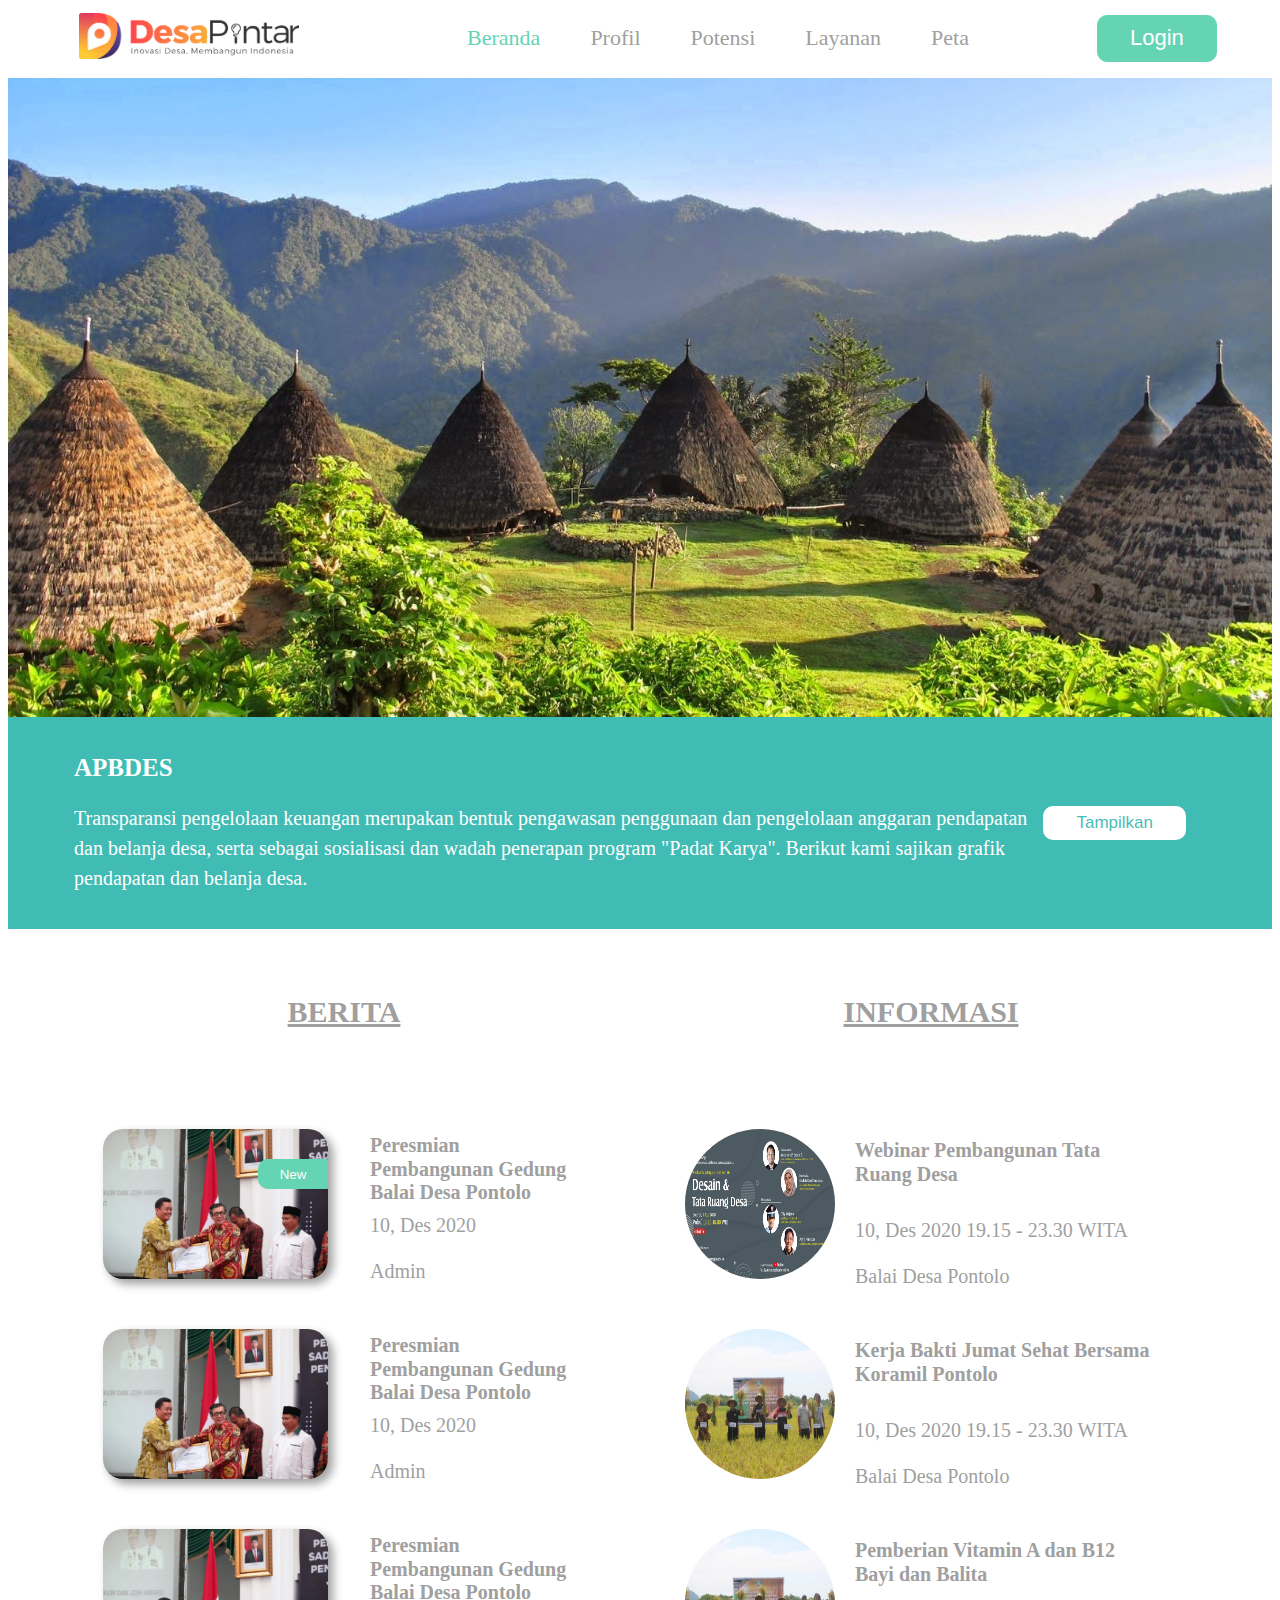
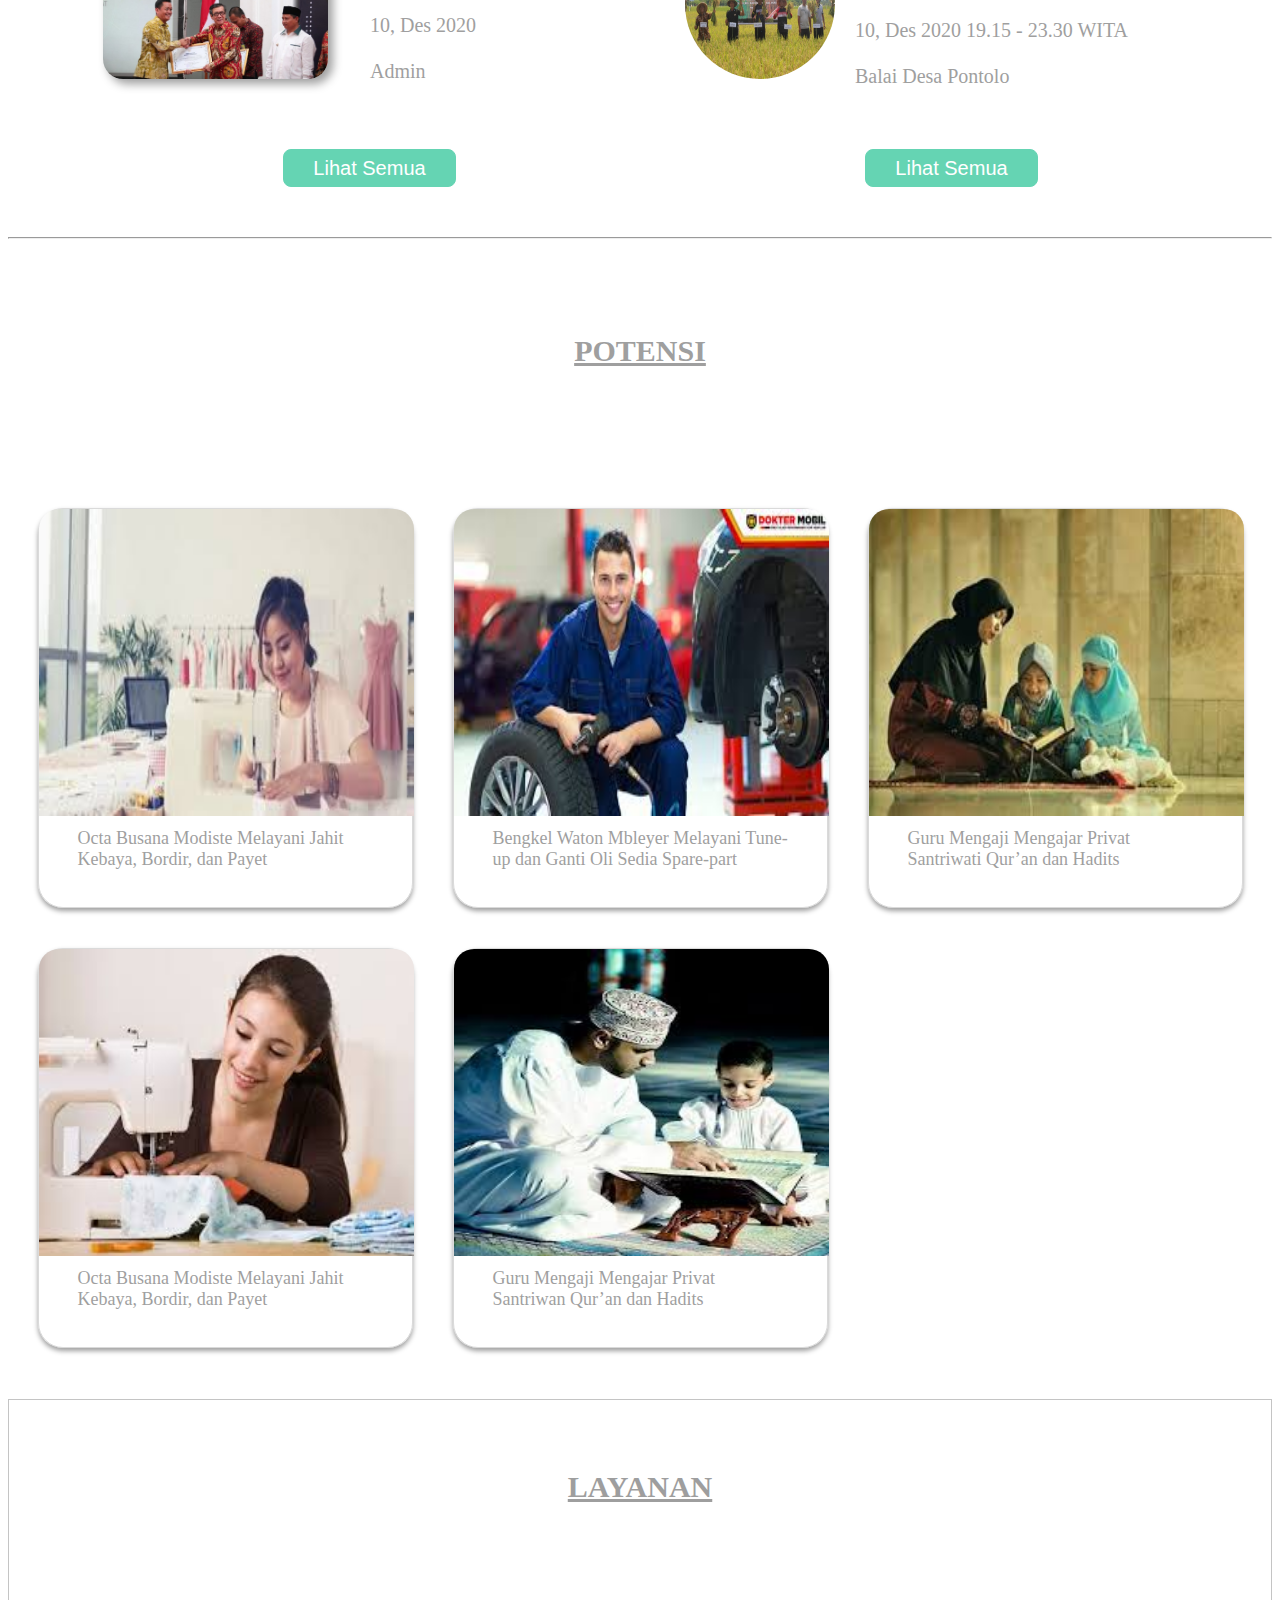
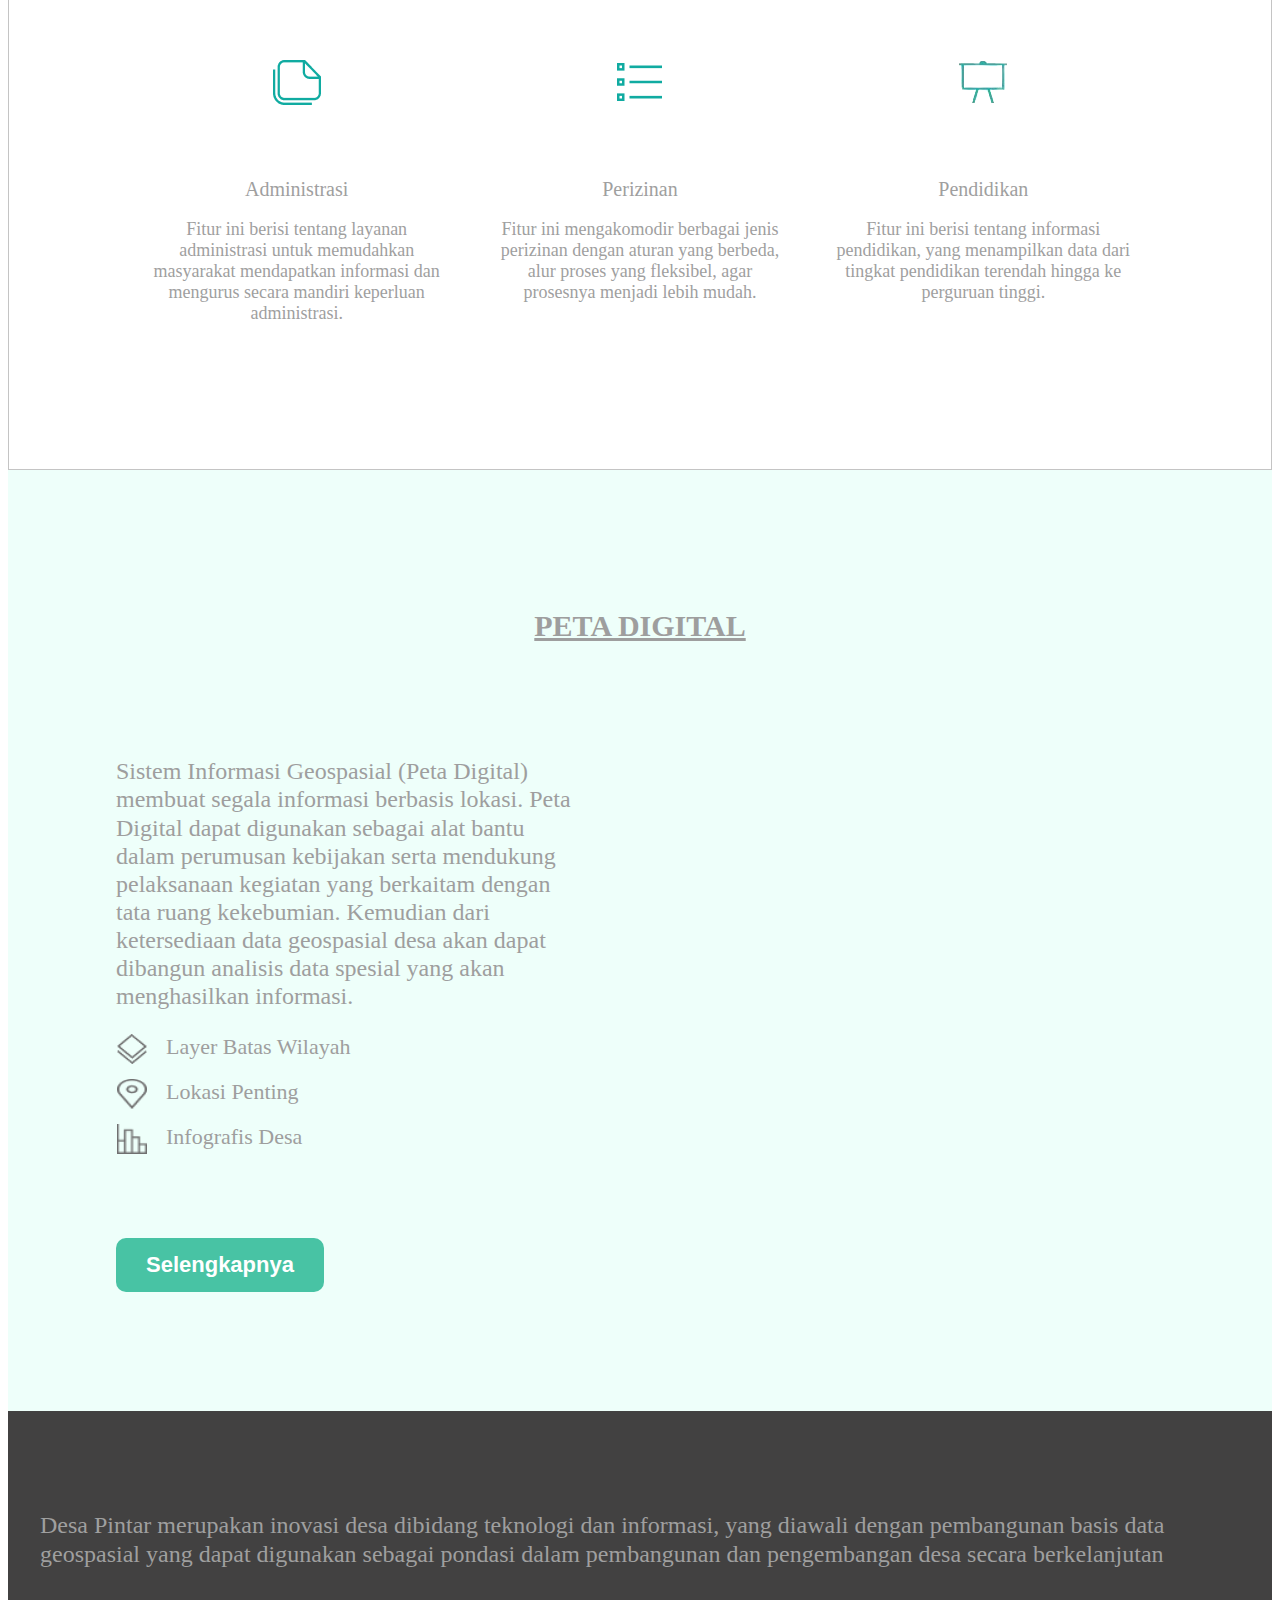
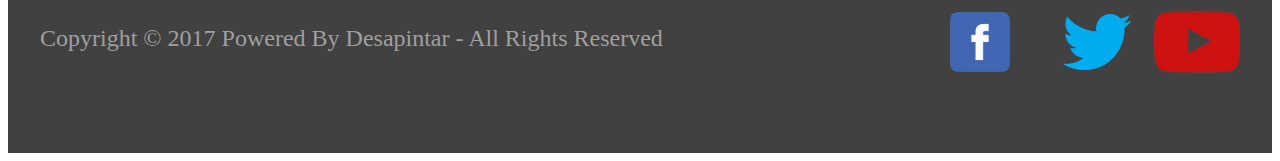
<file: Responsive_Desa_Pintar.html>
<!DOCTYPE html>
<html lang="en">
<head>
    <meta name="viewport" content="width=device-width, initial-scale=1.0">
    <title>Responsive - Desa Pintar</title>
    <link rel="stylesheet" href="Responsive_Desa_Pintar.css">
</head>
<body>
  <nav class="navbar">
    <div class="nav_content">
        <div class="nav_menu">
            <div class="line1"></div>
            <div class="line2"></div>
            <div class="line3"></div>
        </div>
        <div class="logo">
            <img src="gambar/desopinter.png" alt="desa pintar.jpg">
        </div>
        <div class="list">
            <ul>
                <li><a href="#" class="beranda">Beranda</a></li>
                <li><a href="#">Profil</a></li>
                <li><a href="#">Potensi</a></li>
                <li><a href="#">Layanan</a></li>
                <li><a href="#">Peta</a></li>
            </ul>
        </div>
        <div class="tombol">
            <button>Login</button>
        </div>
    </div>
  </nav>
    <div class="hero">
        <div class="gambar">
            <img src="gambar/gambardesa.jpeg">
        </div>
    </div>
    <!-- <div class="slider">
        <div class="slider_1"></div>
        <div class="slider_2"></div>
        <div class="slider_3"></div>
    </div> -->
 <!-- APBDES -->
 <section class="apbdes">
    <div class="apbdes-content">
      <h2>APBDES</h2>
      <p>
        Transparansi pengelolaan keuangan merupakan bentuk pengawasan
        penggunaan dan pengelolaan anggaran pendapatan dan belanja desa,
        serta sebagai sosialisasi dan wadah penerapan program "Padat Karya".
        Berikut kami sajikan grafik pendapatan dan belanja desa.
      </p>
    </div>
    <div class="apbdes-btn">
      <button type="button">Tampilkan</button>
    </div>
  </section>
  <section class="section2">
    <div class="sec_2">
        <div class="sidebar_berita">
            <h2>BERITA</h2>
                <div class="kotak">
                    <div class="gambar1">
                        <div class="new">
                            <button>New</button>
                        </div>
                        <img src="gambar/salaman.jpg" alt="">
                    </div>
                    <div class="teks">
                        <h4>Peresmian Pembangunan Gedung Balai Desa Pontolo</h4>
                        <p class="tanggal">10, Des 2020</p>
                        <p class="admin">Admin</p>
                    </div>
                </div>
                <div class="kotak">
                    <div class="gambar2"><img src="gambar/salaman.jpg" alt=""></div>
                    <div class="teks">
                        <h4>Peresmian Pembangunan Gedung Balai Desa Pontolo</h4>
                        <p class="tanggal">10, Des 2020</p>
                        <p class="admin">Admin</p>
                    </div>
                </div>
                <div class="kotak">
                    <div class="gambar2"><img src="gambar/salaman.jpg" alt=""></div>
                    <div class="teks">
                        <h4>Peresmian Pembangunan Gedung Balai Desa Pontolo</h4>
                        <p class="tanggal">10, Des 2020</p>
                        <p class="admin">Admin</p>
                    </div>
                </div>
                <div class="tombol2">
                    <button>Lihat Semua</button>
                </div>
        </div>
        <div class="sidebar_informasi">
            <h2>INFORMASI</h2>
                <div class="lingkaran">
                    <div class="gambar3"><img src="gambar/webiner.jpg" alt=""></div>
                    <div class="teks">
                        <h4>Webinar Pembangunan Tata Ruang Desa</h4>
                        <div class="waktu">
                            <p>10, Des 2020 19.15 - 23.30 WITA</p>
                        </div>
                        <p class="Balai">Balai Desa Pontolo</p>
                    </div>
                </div>
                <div class="lingkaran">
                    <div class="gambar3"><img src="gambar/pemberian vitamin.jpg" alt=""></div>
                    <div class="teks">
                        <h4>Kerja Bakti Jumat Sehat Bersama Koramil Pontolo </h4>
                        <div class="waktu">
                            <p>10, Des 2020 19.15 - 23.30 WITA</p>
                        </div>
                        <p class="Balai">Balai Desa Pontolo</p>
                    </div>
                </div>
                <div class="lingkaran">
                    <div class="gambar3"><img src="gambar/pemberian vitamin.jpg" alt=""></div>
                    <div class="teks">
                        <h4>Pemberian Vitamin A dan B12 Bayi dan Balita</h4>
                        <div class="waktu">
                            <p>10, Des 2020 19.15 - 23.30 WITA</p>
                        </div>
                        <p class="Balai">Balai Desa Pontolo</p>
                    </div>
                </div>
                <div class="tombol2">
                    <button>Lihat Semua</button>
                </div>
        </div>
    </div>
</section>
   <hr />
   <section class="section3">
    <div class="sec_3">
        <h2>POTENSI</h2>
        <div class="sec3_hero">
            <div class="box">
                <div class="gambar_box"><img src="gambar/jahit2.jpg" alt=""></div>
                <div class="deskripsi">
                    <p>Octa Busana Modiste
                        Melayani Jahit Kebaya, Bordir, dan Payet</p> 
                </div>
            </div>
            <div class="box">
                <div class="gambar_box"><img src="gambar/mortir.jpg" alt=""></div>
                <div class="deskripsi">
                    <p>Bengkel Waton Mbleyer
                        Melayani Tune-up dan Ganti Oli
                        Sedia Spare-part</p>
                </div> 
            </div>
            <div class="box">
                <div class="gambar_box"><img src="gambar/ustadzah.jpg" alt=""></div>
                <div class="deskripsi">
                    <p>Guru Mengaji
                    Mengajar Privat Santriwati
                    Qur’an dan Hadits</p>
                </div>
            </div>
        </div>
        <div class="sec3_hero2">
            <div class="box">
                <div class="gambar_box"><img src="gambar/penjahit1.jpg" alt=""></div>
                <div class="deskripsi">
                    <p>Octa Busana Modiste
                    Melayani Jahit Kebaya, Bordir, dan Payet</p>
                </div>
            </div>
            <div class="box">
                <div class="gambar_box"><img src="gambar/ustadz cowo.jpg" alt=""></div>
                <div class="deskripsi">
                    <p>Guru Mengaji
                        Mengajar Privat Santriwan
                        Qur’an dan Hadits</p>
                </div>
            </div>
        </div>
    </div>
</section>
      <!-- LAYANAN -->
      <section class="layanan">
        <h2>LAYANAN</h2>
        <div class="layanan-container">
          <div class="layanan-card">
            <img src="gambar/Dokumen.png" alt="Administrasi" />
            <h3>Administrasi</h3>
            <p>
              Fitur ini berisi tentang layanan administrasi untuk memudahkan
              masyarakat mendapatkan informasi dan mengurus secara mandiri
              keperluan administrasi.
            </p>
          </div>
          <div class="layanan-card">
            <img src="gambar/Checliste.png" alt="Perizinan" />
            <h3>Perizinan</h3>
            <p>
              Fitur ini mengakomodir berbagai jenis perizinan dengan aturan yang
              berbeda, alur proses yang fleksibel, agar prosesnya menjadi lebih
              mudah.
            </p>
          </div>
          <div class="layanan-card">
            <img src="gambar/Tv__2_.png" alt="Pendidikan" />
            <h3>Pendidikan</h3>
            <p>
              Fitur ini berisi tentang informasi pendidikan, yang menampilkan
              data dari tingkat pendidikan terendah hingga ke perguruan tinggi.
            </p>
          </div>
        </div>
      </section>
      <!-- PETA -->
      <section class="container-peta">
        <h1>PETA DIGITAL</h1>
        <div class="content-peta">
          <div class="text-section">
            <p>
              Sistem Informasi Geospasial (Peta Digital) membuat segala
              informasi berbasis lokasi. Peta Digital dapat digunakan sebagai
              alat bantu dalam perumusan kebijakan serta mendukung pelaksanaan
              kegiatan yang berkaitam dengan tata ruang kekebumian. Kemudian
              dari ketersediaan data geospasial desa akan dapat dibangun
              analisis data spesial yang akan menghasilkan informasi.
            </p>
            <ul class="features">
              <li>
                <span class="icon"><img src="gambar/Layer.png" /></span>Layer Batas
                Wilayah
              </li>
              <li>
                <span class="icon"><img src="gambar/Lokasi.png" /></span>Lokasi
                Penting
              </li>
              <li>
                <span class="icon"><img src="gambar/Diagram.png" /></span
                >Infografis Desa
              </li>
            </ul>
            <button class="btn">Selengkapnya</button>
          </div>
          <div class="peta">
            <iframe
              class="iframe-peta"
              src="https://www.google.com/maps/embed?pb=!1m18!1m12!1m3!1d15919.604120079988!2d110.61178774885947!3d-7.666176611577868!2m3!1f0!2f0!3f0!3m2!1i1024!2i768!4f13.1!3m3!1m2!1s0x2e7a417c1276a405%3A0xe1b38e66a29e974b!2sTempursari%2C%20Kec.%20Ngawen%2C%20Kabupaten%20Klaten%2C%20Jawa%20Tengah!5e1!3m2!1sid!2sid!4v1725354435398!5m2!1sid!2sid" width="600" height="450" style="border:0;" allowfullscreen="" loading="lazy" referrerpolicy="no-referrer-when-downgrade"
              style="border: 0"
              allowfullscreen=""
              loading="lazy"
              referrerpolicy="no-referrer-when-downgrade"
            ></iframe>
          </div>
        </div>
      </section>
      <footer class="footer">
        <div class="foot_main">
            <div class="foot_1">
                <p>Desa Pintar merupakan inovasi desa dibidang teknologi dan informasi, yang diawali dengan pembangunan basis data geospasial yang dapat digunakan sebagai pondasi dalam pembangunan dan pengembangan desa secara berkelanjutan</p>
            </div>
            <div class="foot_2">
                <div class="foot_teks">
                    <p>Copyright © 2017 Powered By Desapintar - All Rights Reserved</p>
                </div>
                <div class="foot_logo">
                <div class="logo_fb"><img src="gambar/fc.png" alt=""></div>
                <div class="logo1"><img src="gambar/twiter.png" alt=""></div>
                <div class="logo1"><img src="gambar/youtube.png" alt=""></div>
            </div>
        </div>
      </footer>
    </div>
</body>
</html>
</file>
<file: Responsive_Desa_Pintar.css>
/* styles.css */
/* Reset margin dan padding untuk semua elemen */
* {
    box-sizing: border-box;
}

.body {
    margin:0px;
    padding:0px;
    justify-content: center;
    align-items: center;
    display: flex;
}

.navbar{
  display: flex;
  position: fixed;
  background-color: white;
  z-index: 99;
  width: 100%;
  height: 80px;
  align-items: center;
  justify-content: center;
  margin-top: -10px;
}

.nav_content{
  width: auto;
  display: flex;
  justify-content: space-between;
  align-items: center;
  gap: 8rem;
}

.logo img{
  width: 220px;
}

.list ul{
  display: flex;
  gap: 50px;
}

.list ul li{
  list-style: none;
  height:26px;
}

.list a{
  text-decoration: none;
  line-height: 26px;
  font-weight: 400;
  color: #9F9F9F;
  font-size: 22px;
}

.list .beranda{
  color: #65D4B3;
}

.nav_menu{
  display: none;
  cursor: pointer;
  flex-direction: column;
  gap: 5px;
}

.nav_menu div {
  width: 25px;
  height: 3px;
  background-color: black;
  transition: transform 0.3s ease;
}
.tombol button{
  background-color: #65D4B3;
  border: 1px solid #65D4B3;
  width: 120px;
  height: 47px;
  border-radius: 10px;
  color: white;
  font-size: 22px;
}


.hero{
    max-width: 100%;
}

.gambar img{
    width: 100%;
    height: auto;
    justify-content: center;
    display: flex;
    align-items: center;
    background-size: cover;
}
/* 
.slider{
    width: 86px;
    margin-top: 650px;
    margin-left: 750px;
    display: flex;
    justify-content: space-between;
}

.slider .slider_1{
    height: 20px;
    width: 20px;
    border-radius: 50%;
    background-color: #65D4B3;
}

.slider .slider_2,.slider_3{
    height: 15px;
    width: 15px;
    border-radius: 50%;
    background-color: white;
}


/* SECTION APBDES */
.apbdes {
    display: flex;
    align-items: center;
    justify-content: space-between;
    gap: 8px;
    padding: 16px;
    background-color: #00a69bbf;
    /* width: 100%; */
  }
  
  .apbdes-content {
    /* width: 825px; */
    height: auto;
  }
  
  .apbdes-content h2 {
    font-size: 25px;
    font-weight: 700;
    text-decoration: none;
    color: white;
    /* margin-bottom: 10px; */
    /* width: max-content; */
    margin-left: 50px;
  }
  
  .apbdes-content p {
    font-size: 20px;
    color: white;
    line-height: 30px;
    margin-left: 50px;
  }
  
  .apbdes-btn {
    display: flex;
    align-items: center;
    /* margin-right: 155px; */
  }
  
  .apbdes-btn button {
    width: 100%;
    /* height: 350px; */
    background-color: white;
    color: #00a69bbf;
    padding: 7px 33px;
    border-radius: 10px;
    font-size: 17px;
    cursor: pointer;
    border: none;
    margin-right: 70px;
  }

   .section2{
    display: flex;
    width: 100%;
    height: 100%;
    align-items: center;
    justify-content: center;
  }
  
  .sec_2{
    width: auto;
    height: 900px;
    gap: 100px;
    display: flex;
    justify-content: space-between;
    align-items: center;
  }
  
  .section2 h2{
    text-decoration: underline;
    text-align: center;
    color: #9F9F9F;
    margin-bottom: 100px;
    font-size: 30px;
    font-weight: 700;
  }
  
  .sidebar_berita{
    width: 100%;
  }
  .sidebar_berita .kotak{
    margin-bottom: 50px;
  }
  
  .kotak{
    width: 482px;
    gap: 20px;
    height: 150px;
    display: flex;
    justify-content: space-between;
  }
  
  .kotak .gambar1 img{
    height: 150px;
    width: 225px;
    border-radius: 20px;
    box-shadow: 5px 5px 10px #9F9F9F;
  }
  .gambar1 .new{
    width: 225px;
    margin-top: 30px;
    position: absolute;
    display: flex;
    justify-content: flex-end;
    height: 30px;
  }
  .gambar1 .new button{
    width: 70px;
    height: 30px;
    border-radius: 10px 0px 0px 10px;
    color: white;
    background: #65D4B3;
    border: 1px solid #65D4B3;
  }
  
  .kotak .teks{
    display: inline-block;
    width: auto;
    height: 150px;
    color: #9F9F9F;
  
  }
  
  .kotak h4{
    width: 215px;
    height: 80px;
    line-height: 23.44px;
    margin-top: 5px;
    margin-bottom: 0;
    font-size: 20px;
  }
  
  .sidebar_berita .teks .tanggal{
    width: 120px;
    height: 26px;
    font-size: 20px;
    margin: 0;
  }
  
  .sidebar_berita .teks .admin{
    width: 64px;
    height: 22px;
    font-size: 20px;
  }
  
  .kotak .gambar2 img{
    height: 150px;
    width: 225px;
    border-radius: 20px;
    box-shadow: 5px 5px 10px #9F9F9F;
  }
  .sidebar_informasi{
    width: 100%;
  }
  .sidebar_informasi .lingkaran{
    margin-bottom: 44px;
  }
  
  .sidebar_informasi .waktu p{
    width: 100%;
    height: 26px;
    line-height: 23.44px;
    font-size: 20px;
    font-weight: 400px;
  }
  
  .sidebar_informasi .Balai{
    width: 171px;
    height: 22px;
    font-size: 20px;
    font-weight: 400;
    line-height: 23.44px;
  }
  
  .lingkaran{
    gap: 20px;
    width: 492px;
    height: 156px;
    display: flex;
    justify-content: space-between;
  }
  
  .lingkaran .gambar3 img{
    height: 150px;
    width: 150px;
    border-radius: 50%;
    box-shadow: 10px;
  }
  
  .lingkaran h4{
    width: 301px;
    height: 80px;
    line-height: 23.44px;
    margin-top: 10px;
    margin-bottom: 0;
    font-size: 20px;
  }
  
  .lingkaran .teks{
    display: inline-block;
    width: 100%;
    height: 156px;
    margin-right: 3px;
    color: #9F9F9F;
  }
  
  .lingkaran p{
    margin-left: 0;
    margin-top: 0;
  }
  
  .tombol2 button{
    border-radius: 8px;
    width: 173px;
    height: 38px;
    color: white;
    background: #65D4B3;
    border: 1px solid #65D4B3;
    margin-left: 180px;
    margin-top: 20px;
    font-size: 20px;
  }
  .section3{
    margin-top: 60px;
    width: 100%;
    height: 1100px;
    display: flex;
    justify-content: center;
    align-items: center;
  }
  
  .sec_3{
    width: auto;
    display: flex;
    gap: 40px;
    flex-direction: column;
    justify-content: center;
    align-items: center;
    padding-bottom: 40px;
  }
  .sec_3 .sec3_hero{
    display: flex;
    justify-content: space-between;
    width: auto;
    gap: 40px;
  }
  
  .sec_3 .sec3_hero2{
    display: flex;
    justify-content: flex-start;
    width: 100%;
    gap: 40px;
  }
  
  .sec_3 h2{
    text-decoration: underline;
    text-align: center;
    color: #9F9F9F;
    margin-bottom: 100px;
    font-size: 30px;
    font-weight: 700;
  }
  
  .box .gambar_box{
    width: 375px;
    height: 307px;
  }
  
  .section3 .box{
    width: 375px;
    height: 400px;
    border: 1px solid rgba(196,196,196,0.62);
    border-radius: 25px;
    box-shadow: 0px 3px 5px #9F9F9F;
  }
  
  .box .deskripsi{
    width: 375px;
    height: 66px;
    display: flex;
    justify-content: center;
    align-items: center;
  }
  
  .section3 .box img{
    width: 375px;
    height: 307px;
    border-radius: 20px 20px 0px 0px;
  }
  
  .section3 p{
    width: 297px;
    line-height: 21px;
    color: #9F9F9F;
    font-size: 18px;
  }
  
  .section4{
    border: 2px solid rgba(196,196,196,0.62);
    width: 100%;
    height: 614px;
    display: flex;
    flex-direction: column;
    justify-content: center;
    align-items: center;
  }
  
  .section4 h2{
     color: #9F9F9F;
     text-align: center;
     margin-top: 100px;
     font-size: 30px;
     font-weight: 700px;
  }

/* LAYANAN */
.layanan {
  padding: 45px 116px 127px 116px;
  text-align: center;
  border: 1px solid #c4c4c4;
}

.layanan h2 {
  font-size: 30px;
  color: #9e9e9e;
  text-decoration: underline;
  margin-bottom: 128px;
}

.layanan-container {
  display: flex;
  flex-wrap: wrap;
  justify-content: space-around;
}

.layanan-card {
  width: 297px;
  max-width: 100%;
  text-align: center;
}

.layanan-card img {
  width: 100px;
  height: 100px;
  margin-bottom: 22px;
}

.layanan-card h3 {
  font-size: 20px;
  font-weight: 500;
  color: #9f9f9f;
  margin-bottom: 10px;
}

.layanan-card p {
  font-size: 18px;
  color: #9f9f9f;
  line-height: 21.09px;
}

/* PETA */
/*  top right bottom left */
/* top-bottom right-left */
.container-peta {
  background-color: #eefffa;
  padding: 119px 108px;
  /* padding-left: 118px; */
  /* padding-right: 112px; */
  /* padding-top: 63px; */
  /* padding-bottom: 86px; */
  max-width: 100%;
  width: 100%;
}

.container-peta h1 {
  color: #9e9e9e;
  font-size: 30px;
  font-weight: 700px;
  text-align: center;
  text-decoration: underline;
  margin-bottom: 90px;
  padding-top: 0;
}

.content-peta {
  display: flex;
  justify-content: space-between;
  align-items: flex-start;
  gap: 3rem;
}
.iframe-peta {
  width: 535px;
  height: 535px;
}
.text-section {
  flex: 1;
  max-width: 564px;
}

.text-section p {
  color: #9e9e9e;
  line-height: 28.13px;
  font-size: 24px;
}

.features {
  list-style: none;
  margin: 20px 0;
}

.features li {
  margin: 15px 0;
  color: #9e9e9e;
  font-size: 22px;
  font-weight: 500px;
  margin-left: 10px;
  margin-top: 15px;
  margin-bottom: 19px;
}

.features li span img {
  width: 30px;
  height: 30px;
  align-items: center;
  position: absolute;
  left: 117px;
}

.btn {
  background-color: #48c3a4;
  color: white;
  border: none;
  padding: 14px 30px;
  border-radius: 10px;
  cursor: pointer;
  font-size: 22px;
  font-weight: 700;
  margin-top: 68px;
}

.peta iframe {
  border-radius: 25px;
}

.footer{
  width: 100%;
  display: flex;
  justify-content: center;
  align-items: center;
  background: #424141;
}

.foot_main{
  height: 342px;
  width: auto;
  display: inline-block;
}

.foot_1 p{
  width: 1200px;
  height: 90px;
  color: #9F9F9F;
  line-height: 28.13px;
  margin-top: 100px;
  margin-bottom: 0;
  font-size: 24px;
  font-weight: 500;
}

.foot_2{
  display: flex;
  width: 100%;
  justify-content: space-between;
}

.foot_2 .foot_teks p{
  width: 674px;
  height: 28px;
  color: #9F9F9F;
  font-size: 24px;
}

.foot_2 .foot_logo{
  width: 320px;
  height: 86px;
  display: flex;
  align-items: center;
  justify-content: space-between;
}
.foot_logo .logo_fb img{
  width: 120px;
}
.foot_logo .logo1 img{
  width: 86px;
}

@media (max-width:1068px) {
  .nav_content{
      width: 90%;
      gap: 0;
  }
  .nav_menu{
      display: flex;
  }

  .nav-active {
      display: flex;
  }

  .logo{
      display: none;
  }
  .list a{
      line-height: 26px;
      font-weight: 400;
      font-size: 16px;
  }
  .tombol button{
      width: 100px;
      height: 35px;
      border-radius: 5px;
      font-size: 16px;
  }

.kotak{
    width: 100%;
}
.lingkaran{
    width: 100%;
}
.sec_2{
    height: 100%;
    width: 90%;
    gap: 10;
    justify-content: center;
    align-items: center;
}
.sidebar_berita{
    display: flex;
    flex-direction: column;
    justify-content: center;
    align-items: center;
}
.sidebar_informasi{
    display: flex;
    flex-direction: column;
    justify-content: center;
    align-items: center;
}
.tombol2 button{
    margin-left: 0;
}
.kotak h4{
    width:100%;
    height: auto;
    font-size: 16px;
}
.sidebar_berita .teks .tanggal{
    width: 100%;
    margin-top: 10px;
    font-size: 16px;
}
.sidebar_berita .teks .admin{
    width: 100%;
    margin-top: 0;
    font-size: 16px;
}
.lingkaran{
    width: 100%;
}
.lingkaran h4{
    width:100%;
    margin-top: 0;
    height: auto;
    font-size: 16px;
}
.lingkaran .waktu p{
    margin-top: 10px;
    font-size: 15px;
    height: 100%;
}
.sidebar_informasi .Balai{
    font-size: 15px;
    width: 100%;
}
.section3{
    height: auto;
}
.sec_3{
    width: 100%;
    gap: 40px;
}
.sec_3 .sec3_hero{
    width: 90%;
    height: auto;
    flex-wrap: wrap;
    justify-content: center;
    gap: 40px;
}

.sec_3 .sec3_hero2{
    width: 90%;
    flex-wrap: wrap;
    justify-content: center;
    height: auto;
    gap: 40px;
}

.footer{
  height: auto;
  padding-bottom: 90px;
}

.foot_main{
  height: auto;
  display: flex;
  flex-direction: column;
  gap: 40px;
  width: 90%;
}
.foot_1 p{
  width: 100%;
  height: auto;
  line-height: 28.13px;
  margin-bottom: 0;
  font-size: 18px;
  font-weight: 500;
}

.foot_2{
  display: flex;
  width: 100%;
  height: auto;
  justify-content: center;
}
.foot_logo{
  width: 100%;
  height: auto;
}
.foot_2 .foot_teks p{
  width: 100%;
  height: auto;
  color: #9F9F9F;
  font-size: 18px;
}
}

@media (max-width: 1200px) {
  .content-peta {
    flex-direction: column-reverse;
  }
  .iframe-peta {
    width: calc(100vw - 238px);
  }
}

@media (max-width: 860px) {
  .iframe-peta {
    width: calc(100vw - 144px);
  }
  .container-peta {
    padding: 72px 64px;
  }
  .features li span img {
    width: 30px;
    height: 30px;
    align-items: center;
    position: absolute;
    left: 70px;
  }
  .features li {
    margin: 15px 0;
    color: #9e9e9e;
    font-size: 22px;
    font-weight: 500px;
    margin-left: 10px;
    margin-top: 15px;
    margin-bottom: 19px;
  }
}

  
/* Responsive: Menu jadi dropdown pada layar kecil */
@media only screen and (max-width: 768px) {
  .navbar{
    width: 100%;
}
.nav_content{
    width: 90%;
}
.list {
    display: none;
    flex-direction: column;
    position: absolute;
    background-color: #333;
    height: calc(100vh - 60px);
    text-align: center;
    justify-content: space-between;
}

.nav_menu{
    display: flex;
}

.nav-active {
    display: flex;
}

.logo{
    display: none;
}
.tombol button{
    width: 100px;
    height: 35px;
    border-radius: 8px;
    font-size: 16px;
} 

    .apbdes{
    flex-direction: column;
    }

    .section2{
    flex-direction:column ;
    }

    .section2{
      width: 100%;
  }
  .section2 h2{
      font-size: 28px;
  }
  .sec_2{
      flex-direction: column;
      height: 100%;
      gap: 50px;
      margin-top: 20px;
  }
  .tombol2 button{
      margin-left: 0;
  }
  .kotak{
      width: 100%;
      flex-direction: column;
      justify-content: center;
      align-items: center;
      height: 100%;
  }
  .kotak .gambar2 img{
      width: 100%;
      height: auto;
  }
  .kotak .gambar1 img{
      width: 100%;
      height: auto;
  }
  .kotak .gambar1 button{
      height:100% ;
      width: 100px;
      font-size: 20px;
  }
  .gambar1 .new{
      width: 90%;
      height: 40px;
      position: absolute;
      display:flex ;
      justify-content: flex-end;
      margin-left: -13px;
  }
  .sidebar_berita .teks{
      width: 100%;
      gap: 10px;
      display: flex;
      justify-content: center;
      flex-direction: column;
  }
  .kotak .teks h4{
      width: 100%;
      font-size: 23px;
      height: auto;
      text-align: center;
  }
  .sidebar_berita .kotak .tanggal{
      font-size: 20px;
      width: 100%;
      height: auto;
      text-align: center;
  }
  .sidebar_berita{
      display: flex;
      flex-direction: column;
      justify-content: center;
      align-items: center;
  }
  .sidebar_berita .kotak .admin{
      width: 100%;
      text-align: center;
      margin: 0;
  }
  .sidebar_informasi{
      display: flex;
      flex-direction: column;
      justify-content: center;
      align-items: center;
  }
  .sidebar_informasi .teks{
      width: 100%;
      margin: 0;
      gap: 10px;
      display: flex;
      flex-direction: column;
  }
  .lingkaran{
      width: 100%;
      flex-direction: column;
      justify-content: center;
      align-items: center;
      height: 100%;
  }
  .lingkaran .gambar3 img{
      width: 200px;
      height: 200px;
  }
  .lingkaran .teks h4{
      width: 100%;
      font-size: 23px;
      height: auto;
      text-align: center;
  }
  .sidebar_informasi .waktu p{
      text-align: center;
      margin: 0;
  }
  .sidebar_informasi .Balai{
      width: 100%;
      text-align: center;
      margin: 0;
  }
  .foot_2{
    display: flex;
    flex-wrap: wrap;
    width: 100%;
    height: auto;
}
}


@media (max-width:376px){
  .section2{
      width: 100%;
  }
  .section2 h2{
      font-size: 28px;
  }
  .sec_2{
      flex-direction: column;
      height: 100%;
      gap: 50px;
      margin-top: 20px;
  }
  .tombol2 button{
      margin-left: 0;
  }
  .kotak{
      width: 100%;
      flex-direction: column;
      justify-content: center;
      align-items: center;
      height: 100%;
  }
  .kotak .gambar2 img{
      width: 100%;
      height: auto;
  }
  .kotak .gambar1 img{
      width: 100%;
      height: auto;
  }
  .kotak .gambar1 button{
      height:100% ;
      width: 100px;
      font-size: 20px;
  }
  .gambar1 .new{
      width: 90%;
      height: 40px;
      position: absolute;
      display:flex ;
      justify-content: flex-end;
  }
  .sidebar_berita .teks{
      width: 100%;
      gap: 10px;
      display: flex;
      justify-content: center;
      flex-direction: column;
  }
  .kotak .teks h4{
      width: 100%;
      font-size: 23px;
      height: auto;
      text-align: center;
  }
  .sidebar_berita .kotak .tanggal{
      font-size: 20px;
      width: 100%;
      height: auto;
      text-align: center;
  }
  .sidebar_berita{
      display: flex;
      flex-direction: column;
      justify-content: center;
      align-items: center;
  }
  .sidebar_berita .kotak .admin{
      width: 100%;
      text-align: center;
      margin: 0;
  }
  .sidebar_informasi{
      display: flex;
      flex-direction: column;
      justify-content: center;
      align-items: center;
  }
  .sidebar_informasi .teks{
      width: 100%;
      margin: 0;
      gap: 10px;
      display: flex;
      flex-direction: column;
  }
  .lingkaran{
      width: 100%;
      flex-direction: column;
      justify-content: center;
      align-items: center;
      height: 100%;
  }
  .lingkaran .gambar3 img{
      width: 200px;
      height: 200px;
  }
  .lingkaran .teks h4{
      width: 100%;
      font-size: 23px;
      height: auto;
      text-align: center;
  }
  .sidebar_informasi .waktu p{
      text-align: center;
      margin: 0;
  }
  .sidebar_informasi .Balai{
      width: 100%;
      text-align: center;
      margin: 0;
  }
  .section3{
      height: 100%;
  }
  .sec_3{
      height: 100%;
      width: 90%;
      display: flex;
      flex-direction: column;
      align-items: center;
      justify-content: center;
  }
  .sec_3 .sec3_hero{
      width: 100%;
      flex-direction: column;
  }
  
  .section3 .box{
      width: 100%;
      height: auto;
  }
  .section3 .box img{
      width: 100%;
      height: auto;
  }
  .box .deskripsi{
      width: 100%;
      height: auto;
  }
  .box .gambar_box{
      width: 100%;
      height: auto;
  }
  .section3 p{
      width: 100%;
      text-align: center;
      height: auto;
      font-size: 14px;
  }
  .footer{
      height: auto;
  }
  .foot_main{
      height: auto;
  }
  .foot_2{
      height: auto;
  }
  .foot_2 .foot_logo{
      width: 100%;
      height: auto;
      flex-wrap: wrap;
      justify-content: center;
  }
  .foot_logo .logo_fb img{
      width: 90px;
  }
  .foot_logo .logo1 img{
      width: 66px;
  }
}
</file>
